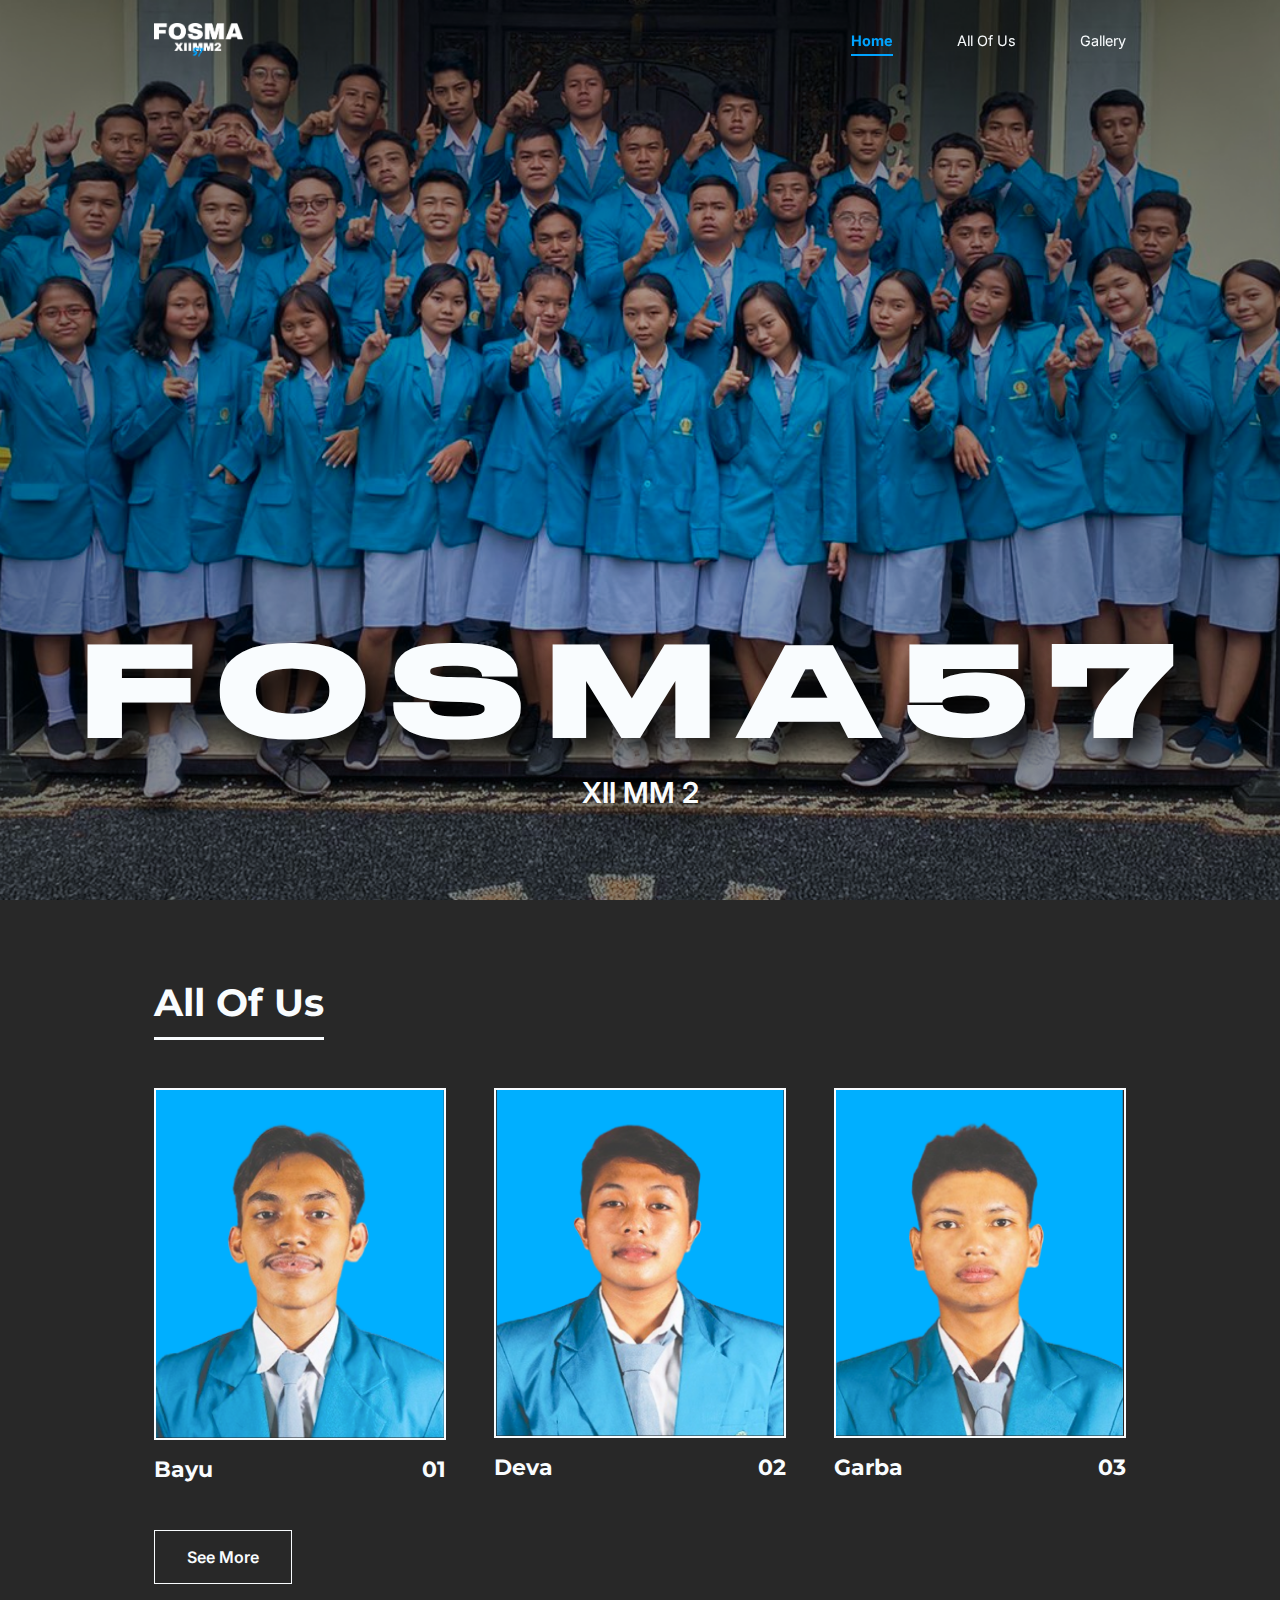
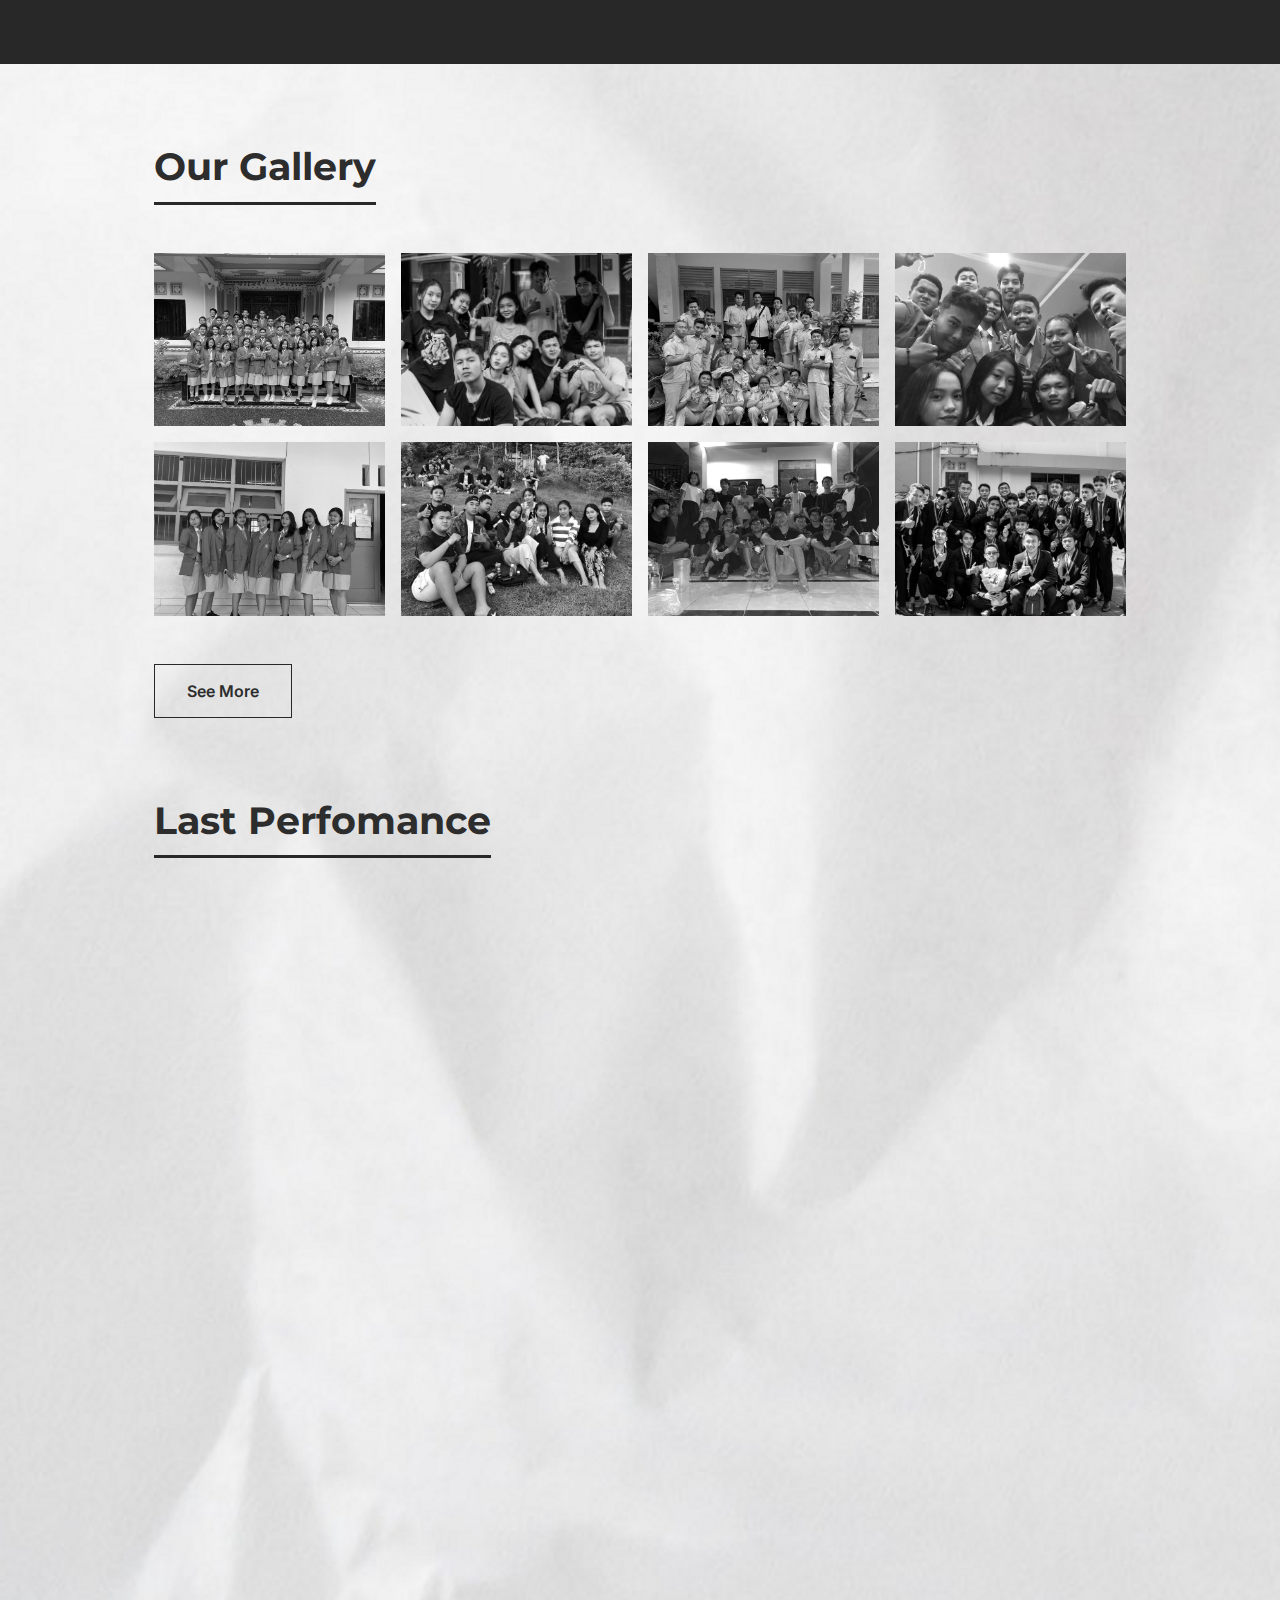
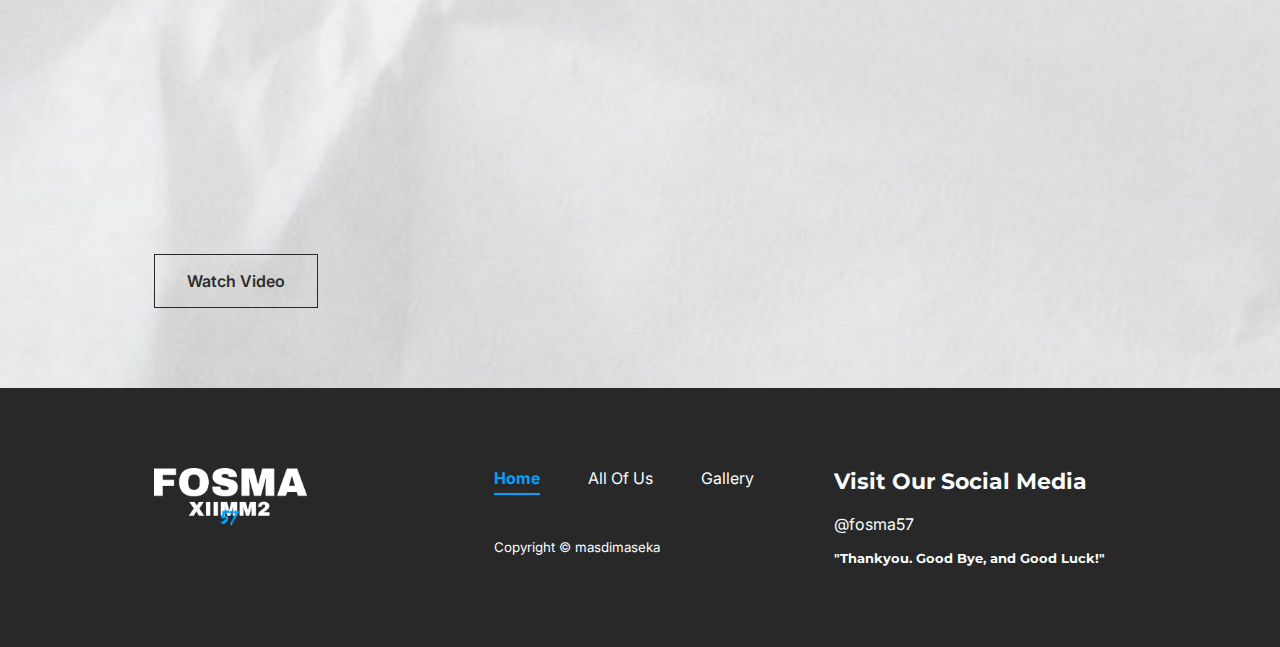
<file: index.html>
<!DOCTYPE html>
<html lang="en">
  <head>
    <meta charset="UTF-8" />
    <meta http-equiv="X-UA-Compatible" content="IE=edge" />
    <meta name="viewport" content="width=device-width, initial-scale=1.0" />
    <link rel="stylesheet" href="./css/main.css" />
    <link rel="stylesheet" href="./css/home.css" />
    <!-- FONT_GOOGLE -->
    <link rel="preconnect" href="https://fonts.googleapis.com" />
    <link rel="preconnect" href="https://fonts.gstatic.com" crossorigin />
    <link
      href="https://fonts.googleapis.com/css2?family=Inter:wght@300;400;700&family=Montserrat:wght@700;800&display=swap"
      rel="stylesheet"
    />
    <!-- ICONSCOUT - CDN -->
    <link
      rel="stylesheet"
      href="https://unicons.iconscout.com/release/v4.0.0/css/line.css"
    />

    <link rel="icon" type="image/x-icon" href="./favicon_io/favicon.ico" />
    <title>FOSMA57</title>
  </head>
  <body>
    <!-- ============ NAVBAR ===============-->

    <nav>
      <div class="container nav__container">
        <a href="index.html"
          ><img src="./img/logo-2.png" alt="logo" class="logo"
        /></a>
        <ul class="nav__menu">
          <li><a href="index.html" class="nav__menu-active">Home</a></li>
          <li><a href="all-of-us.html">All Of Us</a></li>
          <li><a href="gallery.html">Gallery</a></li>
        </ul>
        <button id="open-menu-btn"><i class="uil uil-bars"></i></button>
        <button id="close-menu-btn"><i class="uil uil-multiply"></i></button>
      </div>
    </nav>
    <!-- =========== END-NAVBAR ============-->

    <!-- =========== HEADER =============== -->
    <header>
      <div class="header__container">
        <h1>FOSMA57</h1>
        <p>XII MM 2</p>
      </div>
    </header>
    <!-- ========= END-HEADER ============= -->

    <!-- ========= ALL-OF_US ================ -->

    <section class="aou">
      <div class="container aou_container">
        <h1 class="title">All Of Us</h1>
        <div class="aou__cards">
          <article class="aou__card">
            <div class="siswa__img">
              <img src="./img/siswa/01.png" alt="01-Bayu" />
            </div>
            <div class="siswa__info">
              <h4>Bayu</h4>
              <h4>01</h4>
            </div>
          </article>
          <article class="aou__card">
            <div class="siswa__img">
              <img src="./img/siswa/02.png" alt="01-Bayu" />
            </div>
            <div class="siswa__info">
              <h4>Deva</h4>
              <h4>02</h4>
            </div>
          </article>
          <article class="aou__card">
            <div class="siswa__img">
              <img src="./img/siswa/03.png" alt="01-Bayu" />
            </div>
            <div class="siswa__info">
              <h4>Garba</h4>
              <h4>03</h4>
            </div>
          </article>
        </div>
        <a href="all-of-us.html" class="btn btn-secondary">See More</a>
      </div>
    </section>

    <!-- ========= END-ALL-OF-US ============ -->

    <!-- ============= GALLERY ============== -->

    <section class="gallery">
      <div class="container gallery__container">
        <h1 class="title">Our Gallery</h1>

        <div class="img-gallery">
          <img src="./img/gallery/g1.jpeg" alt="" />
          <img src="./img/gallery/g2.jpg" alt="" />
          <img src="./img/gallery/g3.jpeg" alt="" />
          <img src="./img/gallery/g4.jpeg" alt="" />
          <img src="./img/gallery/g5.jpeg" alt="" />
          <img src="./img/gallery/g6.jpeg" alt="" />
          <img src="./img/gallery/g7.jpeg" alt="" />
          <img src="./img/gallery/g8.jpg" alt="" />
        </div>
        <a href="gallery.html" class="btn btn-primary">See More</a>
      </div>
    </section>

    <!-- =========== END-GALLERY ============ -->

    <!-- =========== TEST-LAST-PERFORMANCE ============ -->

    <section class="lp">
      <div class="container lp__container">
        <h1 class="title">Last Perfomance</h1>

        <div class="lp__video">
          <iframe
            width="100%"
            height="100%"
            src="https://www.youtube.com/embed/FAYcU5pBvzk"
            title="YouTube video player"
            frameborder="0"
            allow="accelerometer; autoplay; clipboard-write; encrypted-media; gyroscope; picture-in-picture"
            allowfullscreen
          ></iframe>
        </div>
        <a
          href="https://youtu.be/FAYcU5pBvzk"
          class="btn btn-primary"
          target="_blank"
          >Watch Video</a
        >
      </div>
    </section>

    <!-- =========== END-TEST-LAST-PERFORMANCE ============ -->

    <!-- ============== FOOTER ============== -->
    <footer class="footer">
      <div class="container footer__container">
        <div class="footer__1">
          <a href="index.html"><img src="./img/logo-2.png" alt="" /></a>
        </div>
        <div class="footer__2">
          <ul class="permalinks">
            <li><a href="index.html" class="nav__menu-active">Home</a></li>
            <li><a href="all-of-us.html">All Of Us</a></li>
            <li><a href="gallery.html">Gallery</a></li>
          </ul>
          <div class="footer__copyright">
            <small>Copyright &copy; masdimaseka</small>
          </div>
        </div>

        <div class="footer__3">
          <h4>Visit Our Social Media</h4>
          <ul class="footer__socials">
            <li>
              <a href="https://www.instagram.com/fosma57/"
                ><i class="uil uil-instagram"></i> @fosma57</a
              >
            </li>
          </ul>
          <h5>"Thankyou. Good Bye, and Good Luck!"</h5>
        </div>
      </div>
    </footer>
    <!-- =========== END-FOOTER ============= -->

    <script src="script.js"></script>
  </body>
</html>
</file>
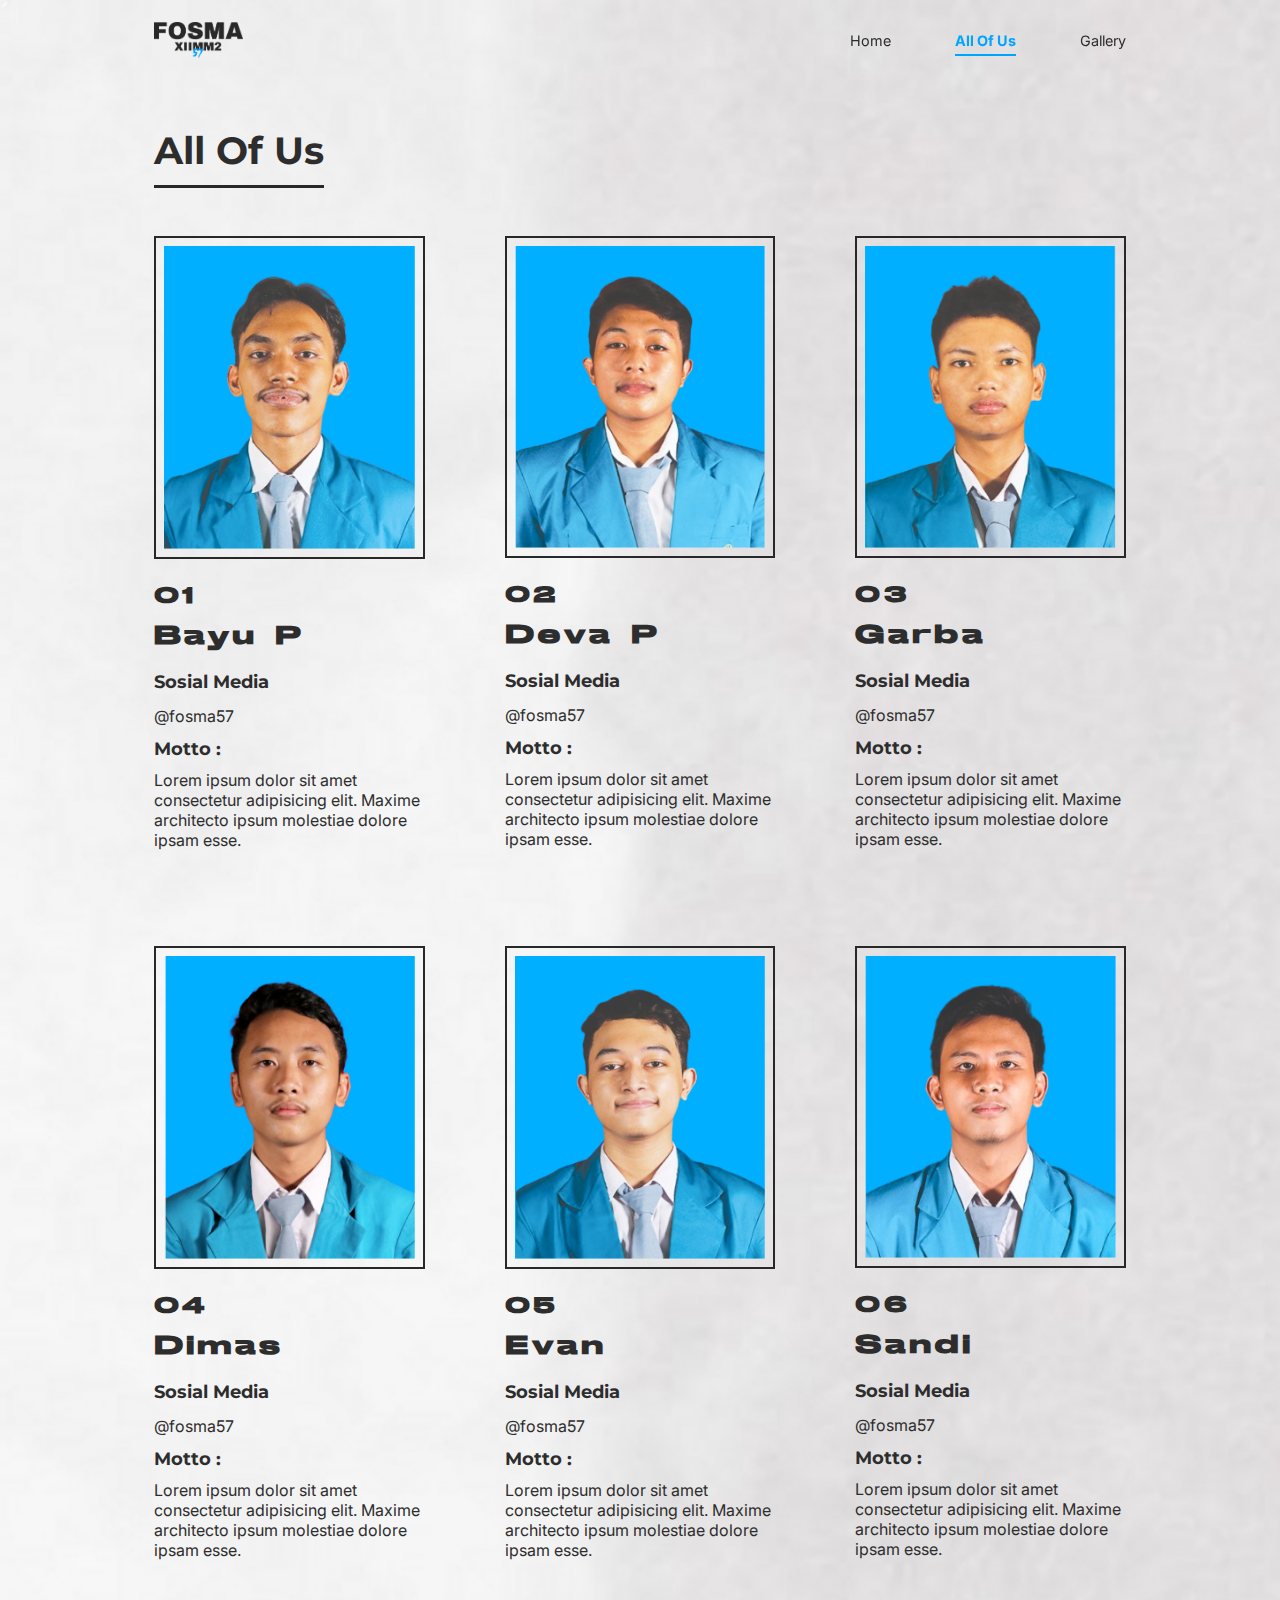
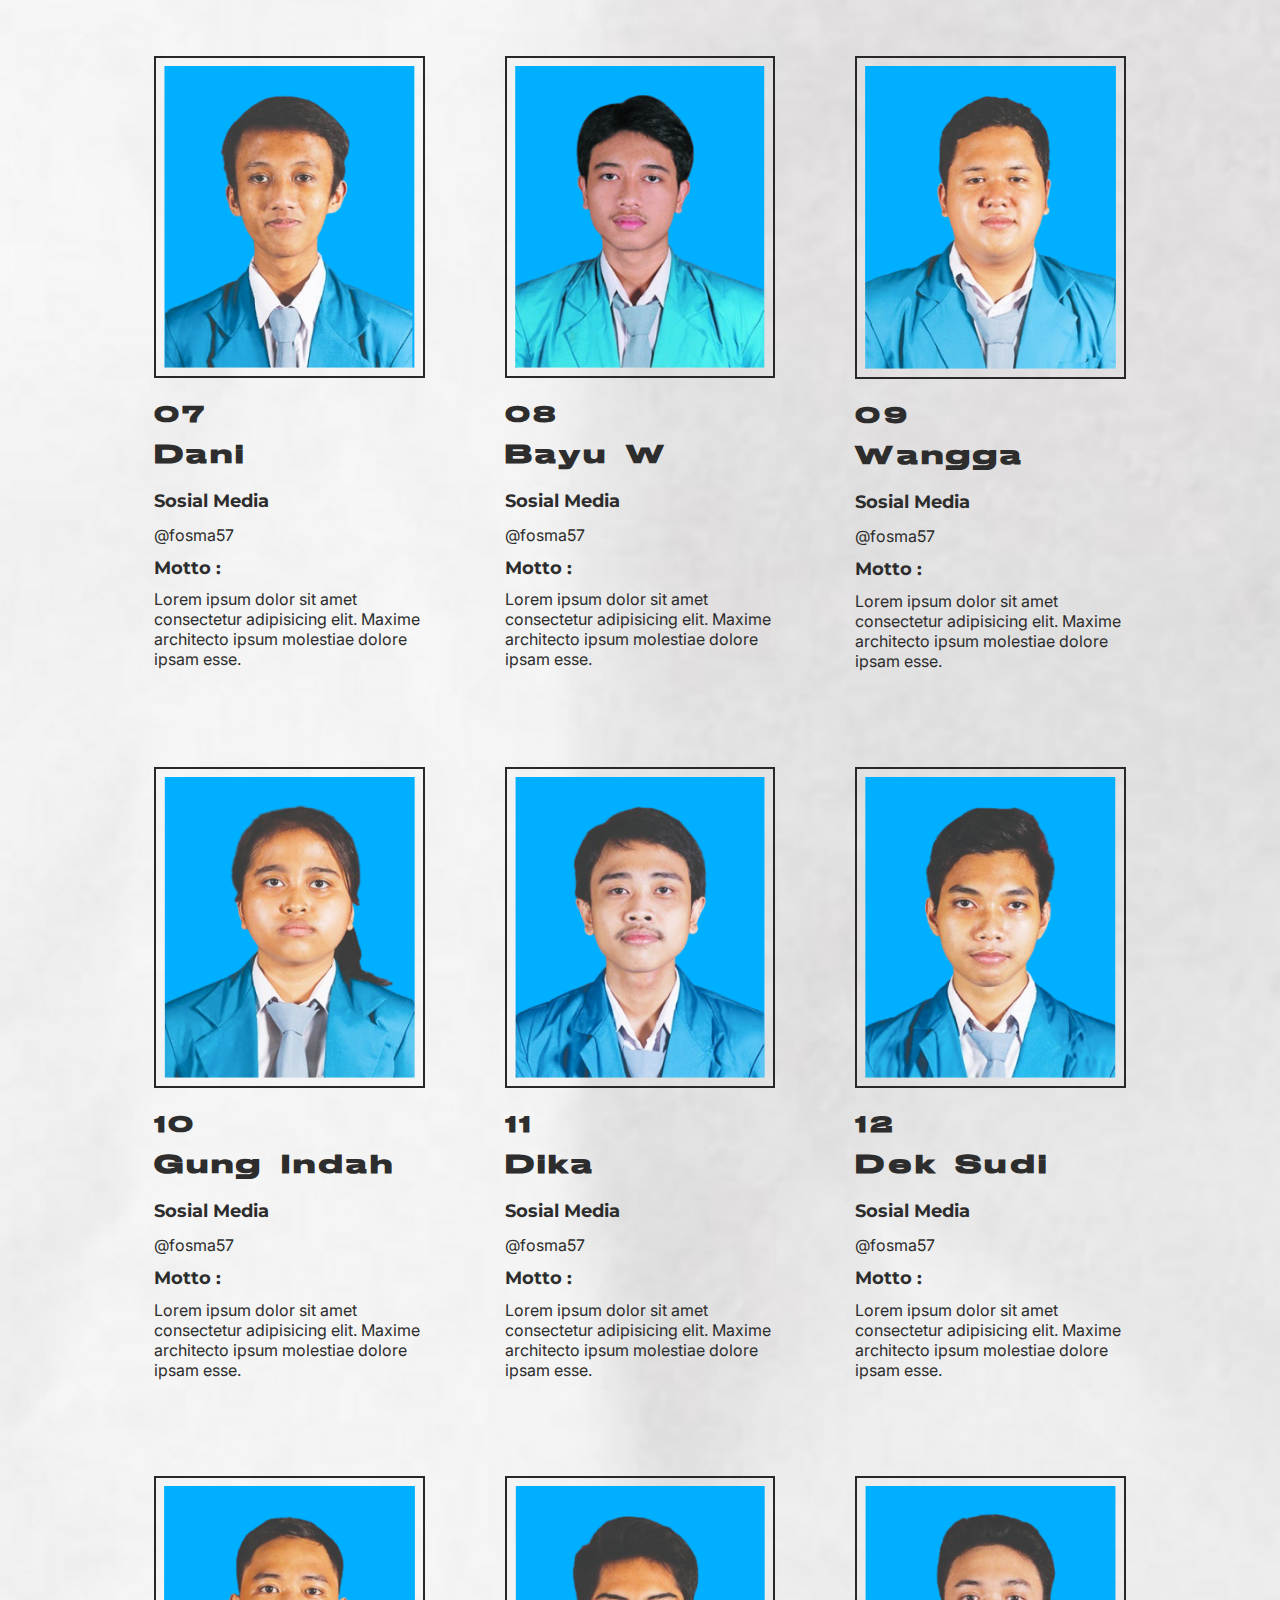
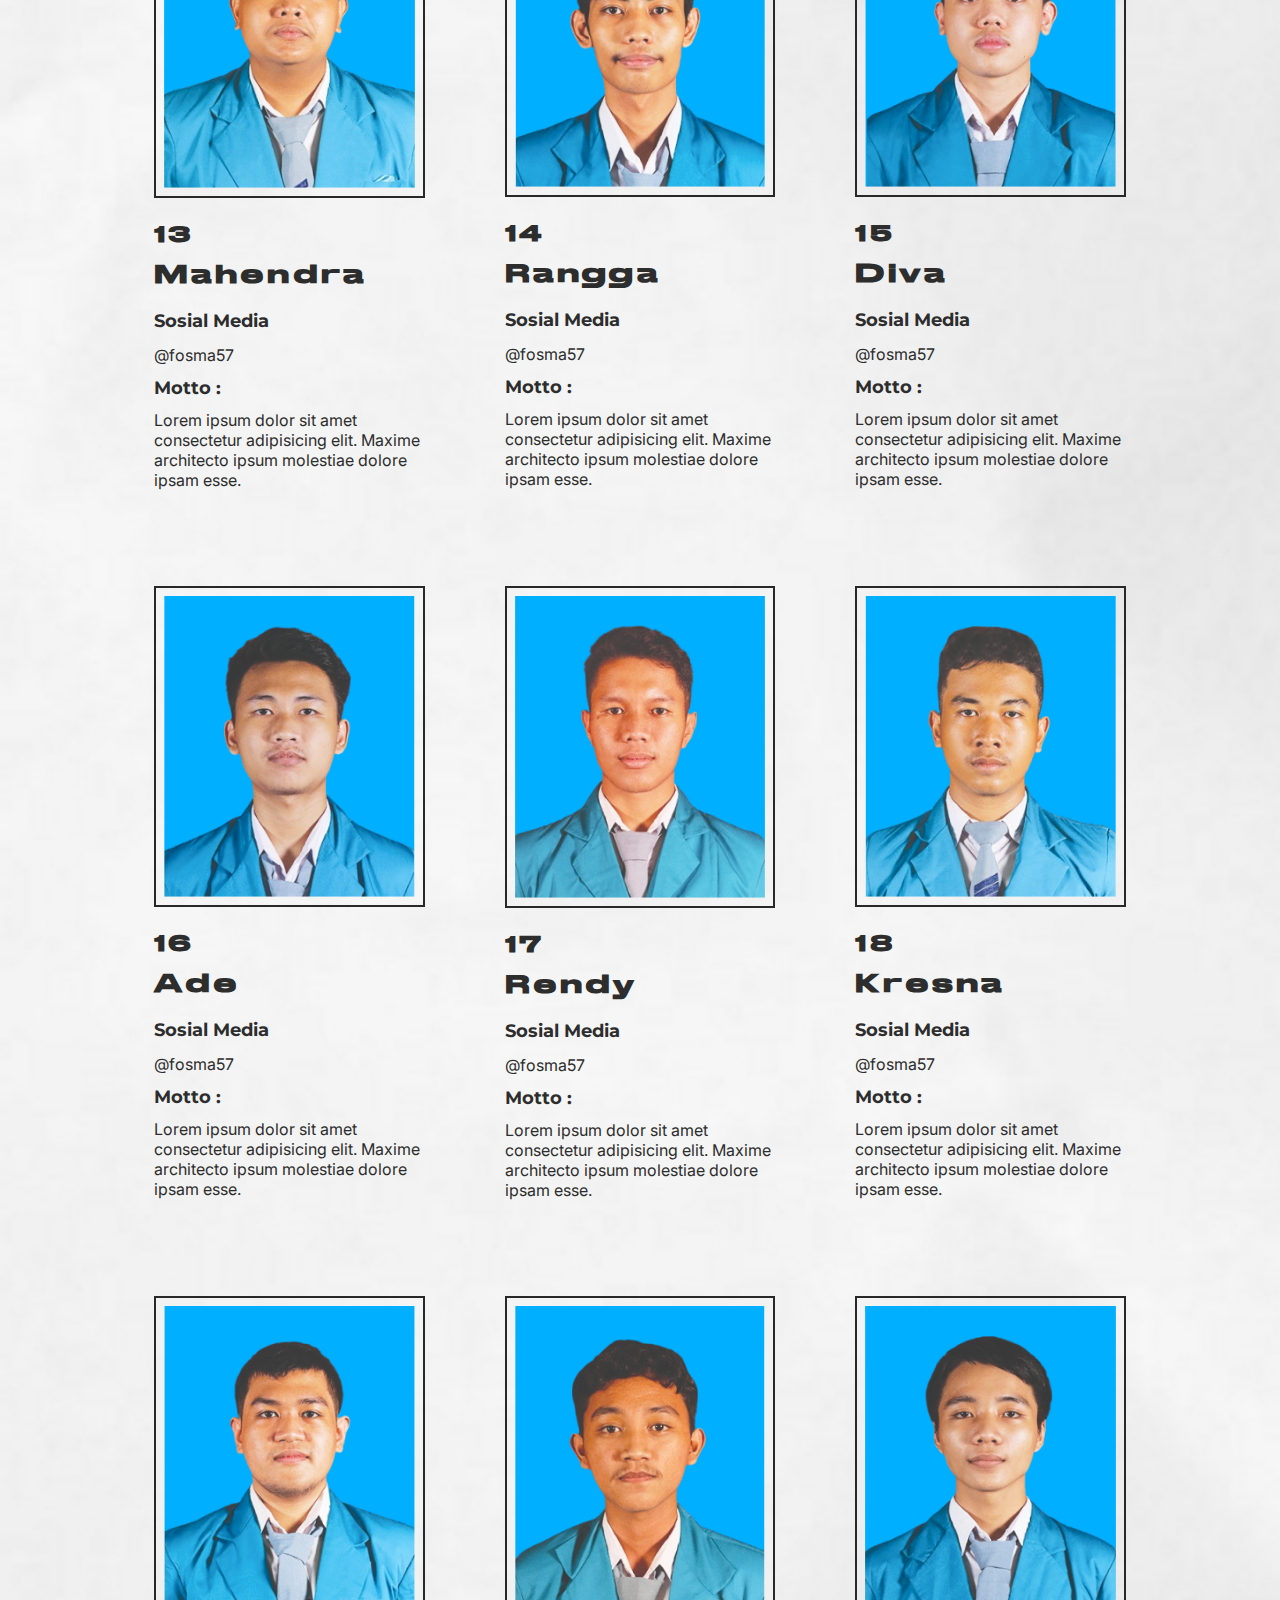
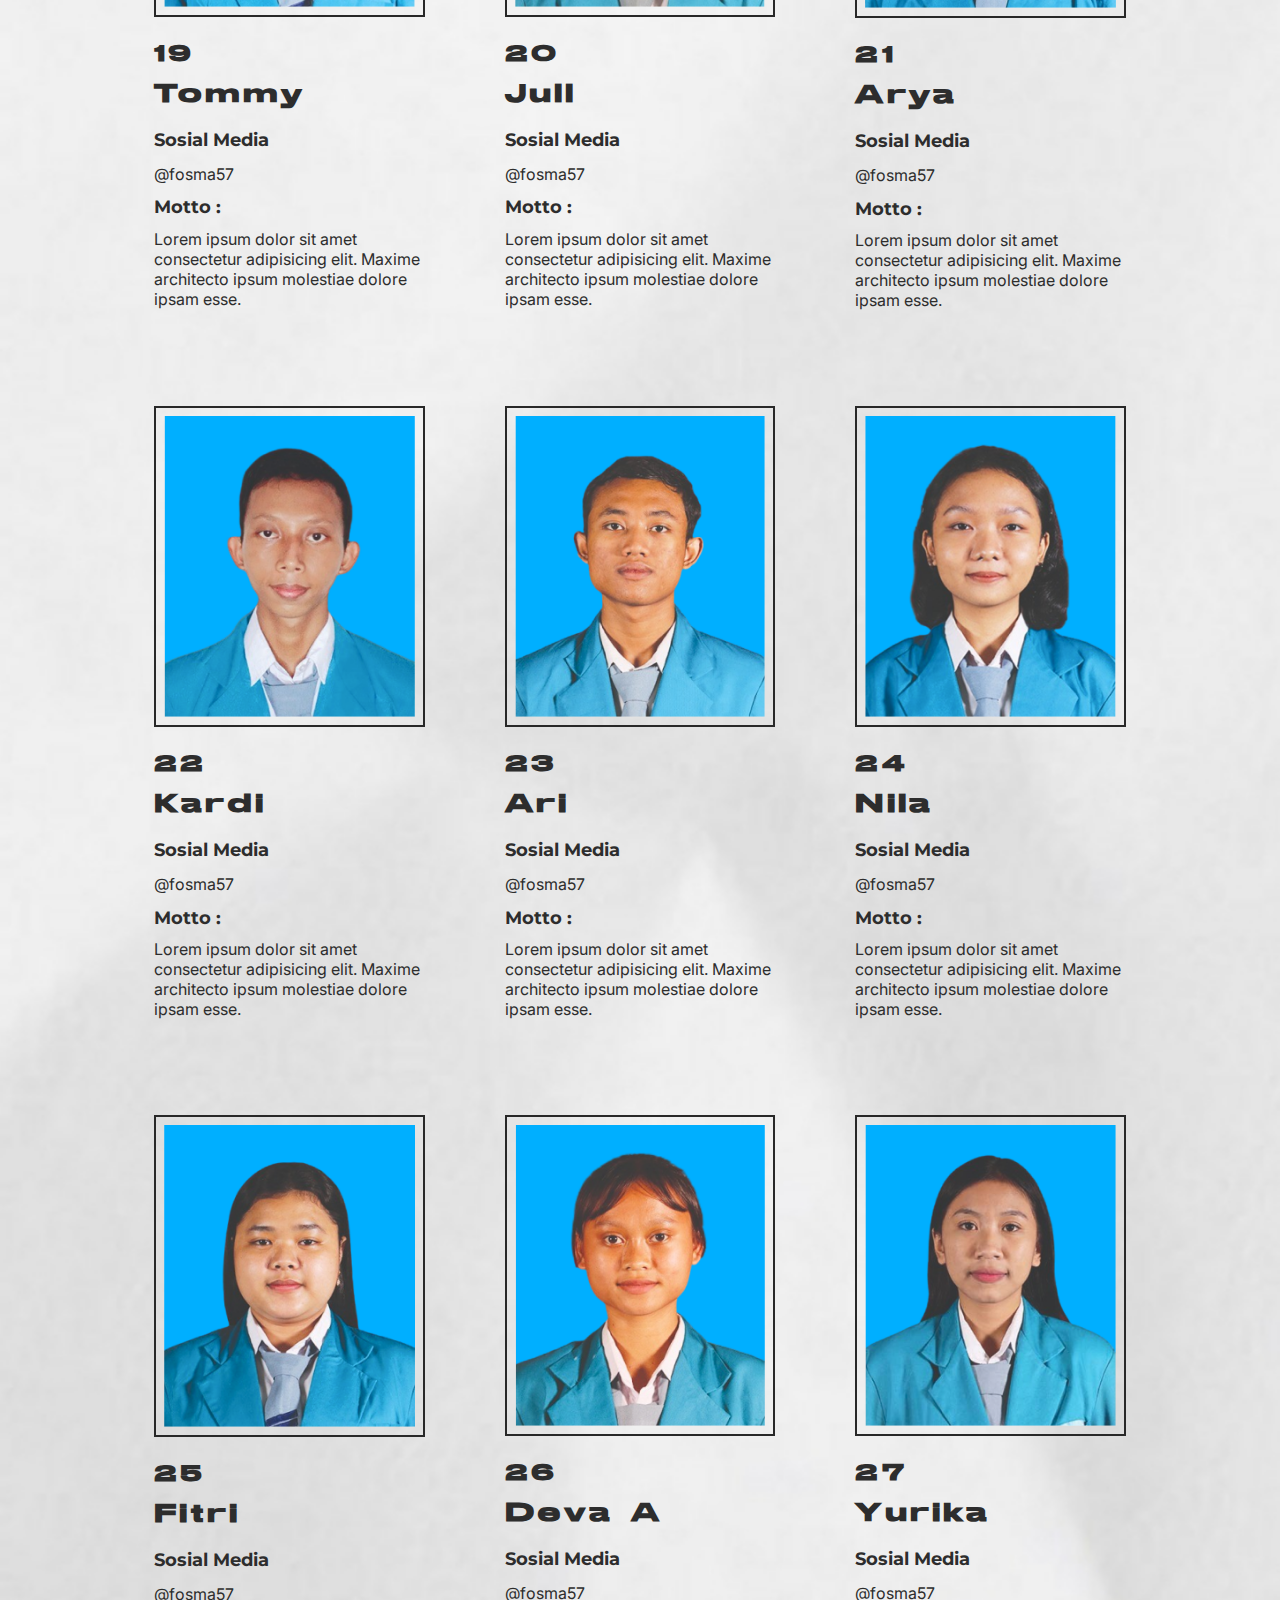
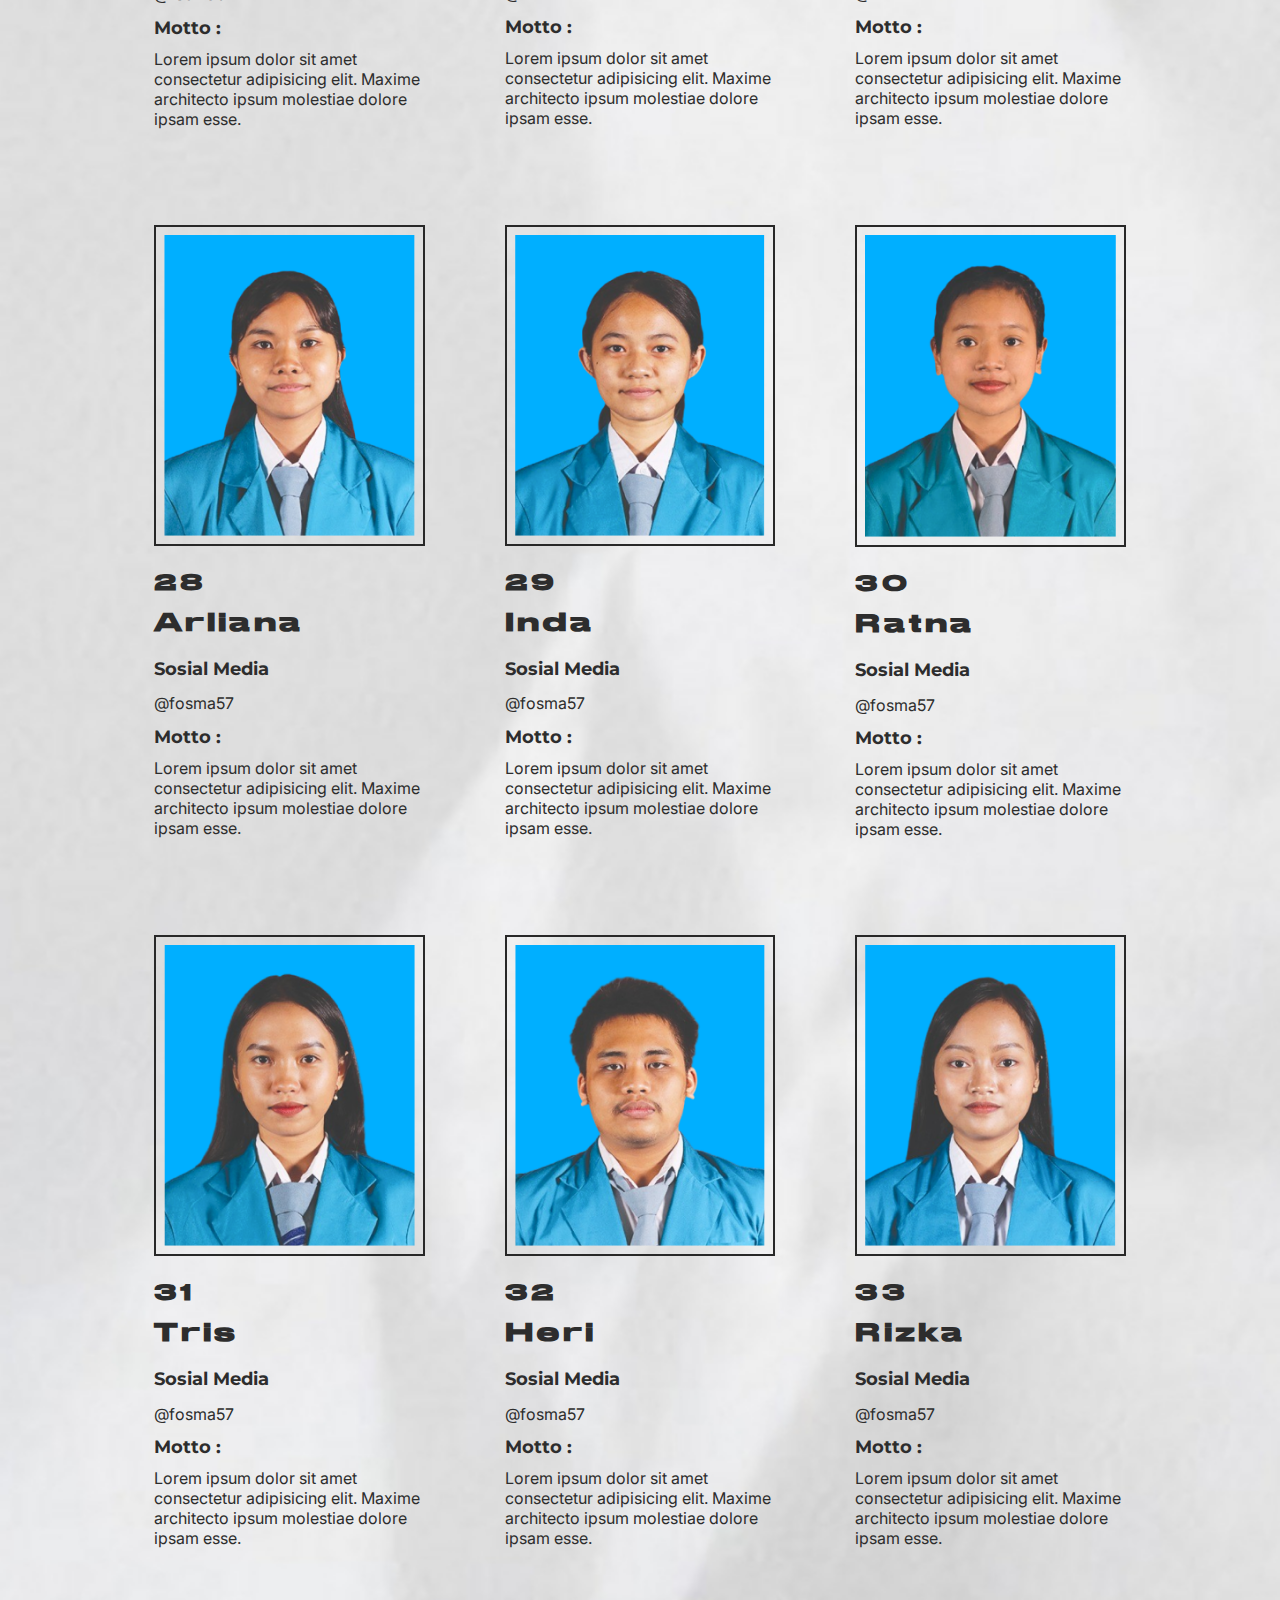
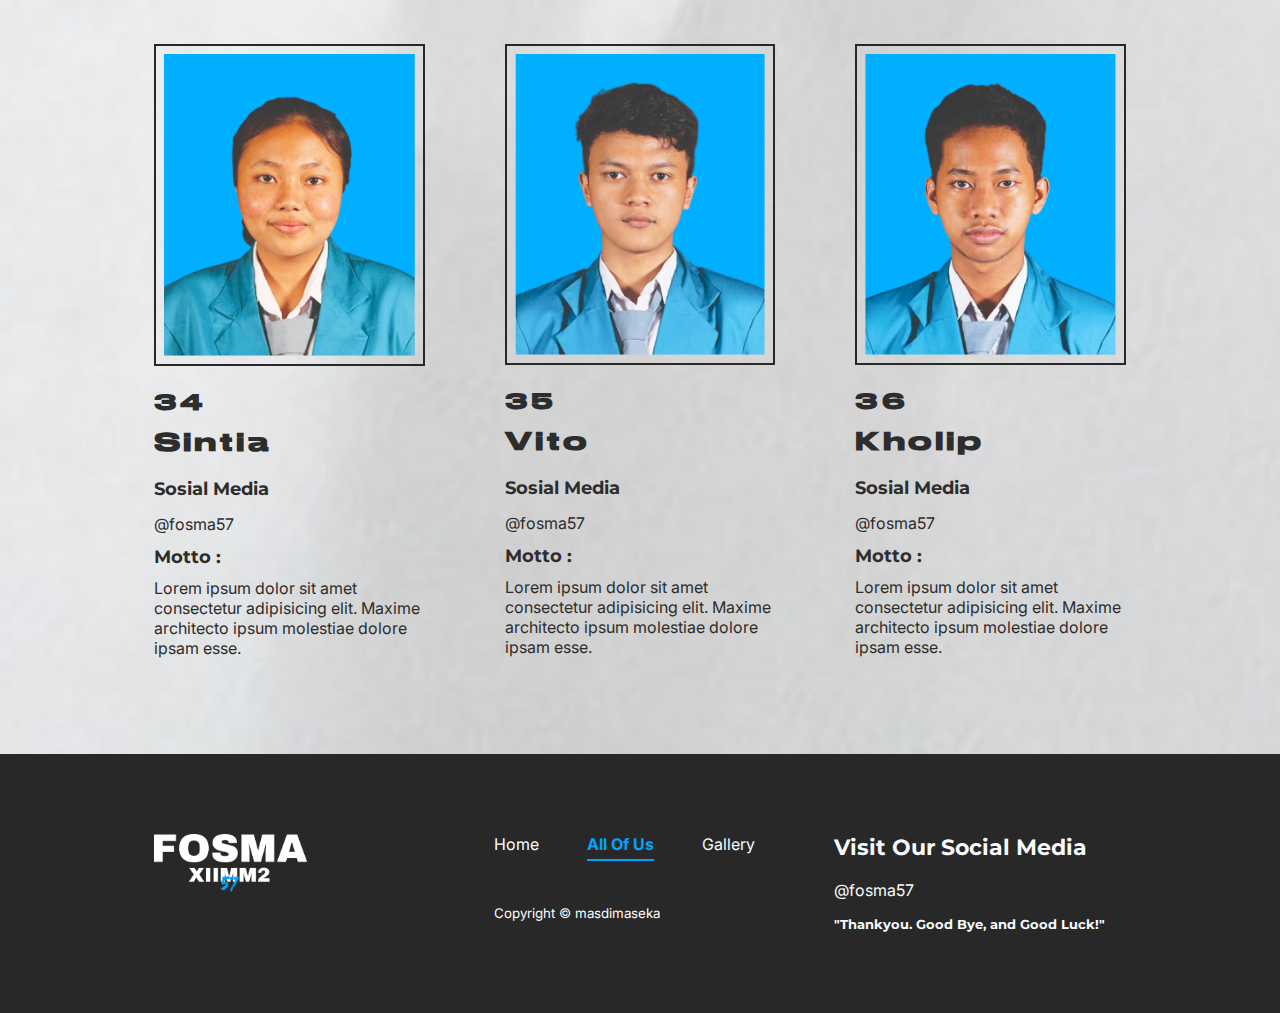
<file: all-of-us.html>
<!DOCTYPE html>
<html lang="en">
  <head>
    <meta charset="UTF-8" />
    <meta http-equiv="X-UA-Compatible" content="IE=edge" />
    <meta name="viewport" content="width=device-width, initial-scale=1.0" />
    <link rel="stylesheet" href="./css/main.css" />
    <link rel="stylesheet" href="./css/all-of-us.css" />

    <!-- FONT_GOOGLE -->
    <link rel="preconnect" href="https://fonts.googleapis.com" />
    <link rel="preconnect" href="https://fonts.gstatic.com" crossorigin />
    <link
      href="https://fonts.googleapis.com/css2?family=Inter:wght@300;400;700&family=Montserrat:wght@700;800&display=swap"
      rel="stylesheet"
    />
    <!-- ICONSCOUT - CDN -->
    <link
      rel="stylesheet"
      href="https://unicons.iconscout.com/release/v4.0.0/css/line.css"
    />

    <link rel="icon" type="image/x-icon" href="./favicon_io/favicon.ico" />
    <title>FOSMA57</title>
  </head>
  <body>
    <!-- ============ NAVBAR ===============-->

    <nav>
      <div class="container nav__container">
        <a href="index.html" class="logo-nav"
          ><img src="./img/logo-1.png" alt="logo" class="logo"
        /></a>
        <ul class="nav__menu nav__menu-2">
          <li><a href="index.html">Home</a></li>
          <li>
            <a href="all-of-us.html" class="nav__menu-active">All Of Us</a>
          </li>
          <li><a href="gallery.html">Gallery</a></li>
        </ul>
        <button id="open-menu-btn" class="open-menu-btn-2">
          <i class="uil uil-bars"></i>
        </button>
        <button id="close-menu-btn" class="open-menu-btn-2">
          <i class="uil uil-multiply"></i>
        </button>
      </div>
    </nav>
    <!-- =========== END-NAVBAR ============-->

    <!-- =================== ALL OF US ======================= -->

    <section class="aou">
      <div class="container aou__container">
        <h1 class="title">All Of Us</h1>
        <div class="aou__cards">
          <article class="aou__card">
            <div class="siswa-img">
              <img src="./img/siswa/01.png" alt="" />
            </div>
            <div class="siswa-info">
              <h4>01</h4>
              <h3>Bayu P</h3>
              <h5>Sosial Media</h5>
              <a href="https://instagram.com" class="siswa-social"
                ><i class="uil uil-instagram"></i> @fosma57</a
              >
              <h5>Motto :</h5>
              <p>
                Lorem ipsum dolor sit amet consectetur adipisicing elit. Maxime
                architecto ipsum molestiae dolore ipsam esse.
              </p>
            </div>
          </article>

          <article class="aou__card">
            <div class="siswa-img">
              <img src="./img/siswa/02.png" alt="" />
            </div>
            <div class="siswa-info">
              <h4>02</h4>
              <h3>Deva P</h3>
              <h5>Sosial Media</h5>
              <a href="https://instagram.com" class="siswa-social"
                ><i class="uil uil-instagram"></i> @fosma57</a
              >
              <h5>Motto :</h5>
              <p>
                Lorem ipsum dolor sit amet consectetur adipisicing elit. Maxime
                architecto ipsum molestiae dolore ipsam esse.
              </p>
            </div>
          </article>

          <article class="aou__card">
            <div class="siswa-img">
              <img src="./img/siswa/03.png" alt="" />
            </div>
            <div class="siswa-info">
              <h4>03</h4>
              <h3>Garba</h3>
              <h5>Sosial Media</h5>
              <a href="https://instagram.com" class="siswa-social"
                ><i class="uil uil-instagram"></i> @fosma57</a
              >
              <h5>Motto :</h5>
              <p>
                Lorem ipsum dolor sit amet consectetur adipisicing elit. Maxime
                architecto ipsum molestiae dolore ipsam esse.
              </p>
            </div>
          </article>

          <article class="aou__card">
            <div class="siswa-img">
              <img src="./img/siswa/04.png" alt="" />
            </div>
            <div class="siswa-info">
              <h4>04</h4>
              <h3>Dimas</h3>
              <h5>Sosial Media</h5>
              <a href="https://instagram.com" class="siswa-social"
                ><i class="uil uil-instagram"></i> @fosma57</a
              >
              <h5>Motto :</h5>
              <p>
                Lorem ipsum dolor sit amet consectetur adipisicing elit. Maxime
                architecto ipsum molestiae dolore ipsam esse.
              </p>
            </div>
          </article>

          <article class="aou__card">
            <div class="siswa-img">
              <img src="./img/siswa/05.png" alt="" />
            </div>
            <div class="siswa-info">
              <h4>05</h4>
              <h3>Evan</h3>
              <h5>Sosial Media</h5>
              <a href="https://instagram.com" class="siswa-social"
                ><i class="uil uil-instagram"></i> @fosma57</a
              >
              <h5>Motto :</h5>
              <p>
                Lorem ipsum dolor sit amet consectetur adipisicing elit. Maxime
                architecto ipsum molestiae dolore ipsam esse.
              </p>
            </div>
          </article>

          <article class="aou__card">
            <div class="siswa-img">
              <img src="./img/siswa/06.png" alt="" />
            </div>
            <div class="siswa-info">
              <h4>06</h4>
              <h3>Sandi</h3>
              <h5>Sosial Media</h5>
              <a href="https://instagram.com" class="siswa-social"
                ><i class="uil uil-instagram"></i> @fosma57</a
              >
              <h5>Motto :</h5>
              <p>
                Lorem ipsum dolor sit amet consectetur adipisicing elit. Maxime
                architecto ipsum molestiae dolore ipsam esse.
              </p>
            </div>
          </article>

          <article class="aou__card">
            <div class="siswa-img">
              <img src="./img/siswa/07.png" alt="" />
            </div>
            <div class="siswa-info">
              <h4>07</h4>
              <h3>Dani</h3>
              <h5>Sosial Media</h5>
              <a href="https://instagram.com" class="siswa-social"
                ><i class="uil uil-instagram"></i> @fosma57</a
              >
              <h5>Motto :</h5>
              <p>
                Lorem ipsum dolor sit amet consectetur adipisicing elit. Maxime
                architecto ipsum molestiae dolore ipsam esse.
              </p>
            </div>
          </article>

          <article class="aou__card">
            <div class="siswa-img">
              <img src="./img/siswa/08.png" alt="" />
            </div>
            <div class="siswa-info">
              <h4>08</h4>
              <h3>Bayu W</h3>
              <h5>Sosial Media</h5>
              <a href="https://instagram.com" class="siswa-social"
                ><i class="uil uil-instagram"></i> @fosma57</a
              >
              <h5>Motto :</h5>
              <p>
                Lorem ipsum dolor sit amet consectetur adipisicing elit. Maxime
                architecto ipsum molestiae dolore ipsam esse.
              </p>
            </div>
          </article>

          <article class="aou__card">
            <div class="siswa-img">
              <img src="./img/siswa/09.png" alt="" />
            </div>
            <div class="siswa-info">
              <h4>09</h4>
              <h3>Wangga</h3>
              <h5>Sosial Media</h5>
              <a href="https://instagram.com" class="siswa-social"
                ><i class="uil uil-instagram"></i> @fosma57</a
              >
              <h5>Motto :</h5>
              <p>
                Lorem ipsum dolor sit amet consectetur adipisicing elit. Maxime
                architecto ipsum molestiae dolore ipsam esse.
              </p>
            </div>
          </article>

          <article class="aou__card">
            <div class="siswa-img">
              <img src="./img/siswa/10.png" alt="" />
            </div>
            <div class="siswa-info">
              <h4>10</h4>
              <h3>Gung Indah</h3>
              <h5>Sosial Media</h5>
              <a href="https://instagram.com" class="siswa-social"
                ><i class="uil uil-instagram"></i> @fosma57</a
              >
              <h5>Motto :</h5>
              <p>
                Lorem ipsum dolor sit amet consectetur adipisicing elit. Maxime
                architecto ipsum molestiae dolore ipsam esse.
              </p>
            </div>
          </article>

          <article class="aou__card">
            <div class="siswa-img">
              <img src="./img/siswa/11.png" alt="" />
            </div>
            <div class="siswa-info">
              <h4>11</h4>
              <h3>Dika</h3>
              <h5>Sosial Media</h5>
              <a href="https://instagram.com" class="siswa-social"
                ><i class="uil uil-instagram"></i> @fosma57</a
              >
              <h5>Motto :</h5>
              <p>
                Lorem ipsum dolor sit amet consectetur adipisicing elit. Maxime
                architecto ipsum molestiae dolore ipsam esse.
              </p>
            </div>
          </article>

          <article class="aou__card">
            <div class="siswa-img">
              <img src="./img/siswa/12.png" alt="" />
            </div>
            <div class="siswa-info">
              <h4>12</h4>
              <h3>Dek Sudi</h3>
              <h5>Sosial Media</h5>
              <a href="https://instagram.com" class="siswa-social"
                ><i class="uil uil-instagram"></i> @fosma57</a
              >
              <h5>Motto :</h5>
              <p>
                Lorem ipsum dolor sit amet consectetur adipisicing elit. Maxime
                architecto ipsum molestiae dolore ipsam esse.
              </p>
            </div>
          </article>

          <article class="aou__card">
            <div class="siswa-img">
              <img src="./img/siswa/13.png" alt="" />
            </div>
            <div class="siswa-info">
              <h4>13</h4>
              <h3>Mahendra</h3>
              <h5>Sosial Media</h5>
              <a href="https://instagram.com" class="siswa-social"
                ><i class="uil uil-instagram"></i> @fosma57</a
              >
              <h5>Motto :</h5>
              <p>
                Lorem ipsum dolor sit amet consectetur adipisicing elit. Maxime
                architecto ipsum molestiae dolore ipsam esse.
              </p>
            </div>
          </article>

          <article class="aou__card">
            <div class="siswa-img">
              <img src="./img/siswa/14.png" alt="" />
            </div>
            <div class="siswa-info">
              <h4>14</h4>
              <h3>Rangga</h3>
              <h5>Sosial Media</h5>
              <a href="https://instagram.com" class="siswa-social"
                ><i class="uil uil-instagram"></i> @fosma57</a
              >
              <h5>Motto :</h5>
              <p>
                Lorem ipsum dolor sit amet consectetur adipisicing elit. Maxime
                architecto ipsum molestiae dolore ipsam esse.
              </p>
            </div>
          </article>

          <article class="aou__card">
            <div class="siswa-img">
              <img src="./img/siswa/15.png" alt="" />
            </div>
            <div class="siswa-info">
              <h4>15</h4>
              <h3>Diva</h3>
              <h5>Sosial Media</h5>
              <a href="https://instagram.com" class="siswa-social"
                ><i class="uil uil-instagram"></i> @fosma57</a
              >
              <h5>Motto :</h5>
              <p>
                Lorem ipsum dolor sit amet consectetur adipisicing elit. Maxime
                architecto ipsum molestiae dolore ipsam esse.
              </p>
            </div>
          </article>

          <article class="aou__card">
            <div class="siswa-img">
              <img src="./img/siswa/16.png" alt="" />
            </div>
            <div class="siswa-info">
              <h4>16</h4>
              <h3>Ade</h3>
              <h5>Sosial Media</h5>
              <a href="https://instagram.com" class="siswa-social"
                ><i class="uil uil-instagram"></i> @fosma57</a
              >
              <h5>Motto :</h5>
              <p>
                Lorem ipsum dolor sit amet consectetur adipisicing elit. Maxime
                architecto ipsum molestiae dolore ipsam esse.
              </p>
            </div>
          </article>

          <article class="aou__card">
            <div class="siswa-img">
              <img src="./img/siswa/17.png" alt="" />
            </div>
            <div class="siswa-info">
              <h4>17</h4>
              <h3>Rendy</h3>
              <h5>Sosial Media</h5>
              <a href="https://instagram.com" class="siswa-social"
                ><i class="uil uil-instagram"></i> @fosma57</a
              >
              <h5>Motto :</h5>
              <p>
                Lorem ipsum dolor sit amet consectetur adipisicing elit. Maxime
                architecto ipsum molestiae dolore ipsam esse.
              </p>
            </div>
          </article>

          <article class="aou__card">
            <div class="siswa-img">
              <img src="./img/siswa/18.png" alt="" />
            </div>
            <div class="siswa-info">
              <h4>18</h4>
              <h3>Kresna</h3>
              <h5>Sosial Media</h5>
              <a href="https://instagram.com" class="siswa-social"
                ><i class="uil uil-instagram"></i> @fosma57</a
              >
              <h5>Motto :</h5>
              <p>
                Lorem ipsum dolor sit amet consectetur adipisicing elit. Maxime
                architecto ipsum molestiae dolore ipsam esse.
              </p>
            </div>
          </article>

          <article class="aou__card">
            <div class="siswa-img">
              <img src="./img/siswa/19.png" alt="" />
            </div>
            <div class="siswa-info">
              <h4>19</h4>
              <h3>Tommy</h3>
              <h5>Sosial Media</h5>
              <a href="https://instagram.com" class="siswa-social"
                ><i class="uil uil-instagram"></i> @fosma57</a
              >
              <h5>Motto :</h5>
              <p>
                Lorem ipsum dolor sit amet consectetur adipisicing elit. Maxime
                architecto ipsum molestiae dolore ipsam esse.
              </p>
            </div>
          </article>

          <article class="aou__card">
            <div class="siswa-img">
              <img src="./img/siswa/20.png" alt="" />
            </div>
            <div class="siswa-info">
              <h4>20</h4>
              <h3>Jull</h3>
              <h5>Sosial Media</h5>
              <a href="https://instagram.com" class="siswa-social"
                ><i class="uil uil-instagram"></i> @fosma57</a
              >
              <h5>Motto :</h5>
              <p>
                Lorem ipsum dolor sit amet consectetur adipisicing elit. Maxime
                architecto ipsum molestiae dolore ipsam esse.
              </p>
            </div>
          </article>

          <article class="aou__card">
            <div class="siswa-img">
              <img src="./img/siswa/21.png" alt="" />
            </div>
            <div class="siswa-info">
              <h4>21</h4>
              <h3>Arya</h3>
              <h5>Sosial Media</h5>
              <a href="https://instagram.com" class="siswa-social"
                ><i class="uil uil-instagram"></i> @fosma57</a
              >
              <h5>Motto :</h5>
              <p>
                Lorem ipsum dolor sit amet consectetur adipisicing elit. Maxime
                architecto ipsum molestiae dolore ipsam esse.
              </p>
            </div>
          </article>

          <article class="aou__card">
            <div class="siswa-img">
              <img src="./img/siswa/22.png" alt="" />
            </div>
            <div class="siswa-info">
              <h4>22</h4>
              <h3>Kardi</h3>
              <h5>Sosial Media</h5>
              <a href="https://instagram.com" class="siswa-social"
                ><i class="uil uil-instagram"></i> @fosma57</a
              >
              <h5>Motto :</h5>
              <p>
                Lorem ipsum dolor sit amet consectetur adipisicing elit. Maxime
                architecto ipsum molestiae dolore ipsam esse.
              </p>
            </div>
          </article>

          <article class="aou__card">
            <div class="siswa-img">
              <img src="./img/siswa/23.png" alt="" />
            </div>
            <div class="siswa-info">
              <h4>23</h4>
              <h3>Ari</h3>
              <h5>Sosial Media</h5>
              <a href="https://instagram.com" class="siswa-social"
                ><i class="uil uil-instagram"></i> @fosma57</a
              >
              <h5>Motto :</h5>
              <p>
                Lorem ipsum dolor sit amet consectetur adipisicing elit. Maxime
                architecto ipsum molestiae dolore ipsam esse.
              </p>
            </div>
          </article>

          <article class="aou__card">
            <div class="siswa-img">
              <img src="./img/siswa/24.png" alt="" />
            </div>
            <div class="siswa-info">
              <h4>24</h4>
              <h3>Nila</h3>
              <h5>Sosial Media</h5>
              <a href="https://instagram.com" class="siswa-social"
                ><i class="uil uil-instagram"></i> @fosma57</a
              >
              <h5>Motto :</h5>
              <p>
                Lorem ipsum dolor sit amet consectetur adipisicing elit. Maxime
                architecto ipsum molestiae dolore ipsam esse.
              </p>
            </div>
          </article>

          <article class="aou__card">
            <div class="siswa-img">
              <img src="./img/siswa/25.png" alt="" />
            </div>
            <div class="siswa-info">
              <h4>25</h4>
              <h3>Fitri</h3>
              <h5>Sosial Media</h5>
              <a href="https://instagram.com" class="siswa-social"
                ><i class="uil uil-instagram"></i> @fosma57</a
              >
              <h5>Motto :</h5>
              <p>
                Lorem ipsum dolor sit amet consectetur adipisicing elit. Maxime
                architecto ipsum molestiae dolore ipsam esse.
              </p>
            </div>
          </article>

          <article class="aou__card">
            <div class="siswa-img">
              <img src="./img/siswa/26.png" alt="" />
            </div>
            <div class="siswa-info">
              <h4>26</h4>
              <h3>Deva A</h3>
              <h5>Sosial Media</h5>
              <a href="https://instagram.com" class="siswa-social"
                ><i class="uil uil-instagram"></i> @fosma57</a
              >
              <h5>Motto :</h5>
              <p>
                Lorem ipsum dolor sit amet consectetur adipisicing elit. Maxime
                architecto ipsum molestiae dolore ipsam esse.
              </p>
            </div>
          </article>

          <article class="aou__card">
            <div class="siswa-img">
              <img src="./img/siswa/27.png" alt="" />
            </div>
            <div class="siswa-info">
              <h4>27</h4>
              <h3>Yurika</h3>
              <h5>Sosial Media</h5>
              <a href="https://instagram.com" class="siswa-social"
                ><i class="uil uil-instagram"></i> @fosma57</a
              >
              <h5>Motto :</h5>
              <p>
                Lorem ipsum dolor sit amet consectetur adipisicing elit. Maxime
                architecto ipsum molestiae dolore ipsam esse.
              </p>
            </div>
          </article>

          <article class="aou__card">
            <div class="siswa-img">
              <img src="./img/siswa/28.png" alt="" />
            </div>
            <div class="siswa-info">
              <h4>28</h4>
              <h3>Arliana</h3>
              <h5>Sosial Media</h5>
              <a href="https://instagram.com" class="siswa-social"
                ><i class="uil uil-instagram"></i> @fosma57</a
              >
              <h5>Motto :</h5>
              <p>
                Lorem ipsum dolor sit amet consectetur adipisicing elit. Maxime
                architecto ipsum molestiae dolore ipsam esse.
              </p>
            </div>
          </article>

          <article class="aou__card">
            <div class="siswa-img">
              <img src="./img/siswa/29.png" alt="" />
            </div>
            <div class="siswa-info">
              <h4>29</h4>
              <h3>Inda</h3>
              <h5>Sosial Media</h5>
              <a href="https://instagram.com" class="siswa-social"
                ><i class="uil uil-instagram"></i> @fosma57</a
              >
              <h5>Motto :</h5>
              <p>
                Lorem ipsum dolor sit amet consectetur adipisicing elit. Maxime
                architecto ipsum molestiae dolore ipsam esse.
              </p>
            </div>
          </article>

          <article class="aou__card">
            <div class="siswa-img">
              <img src="./img/siswa/30.png" alt="" />
            </div>
            <div class="siswa-info">
              <h4>30</h4>
              <h3>Ratna</h3>
              <h5>Sosial Media</h5>
              <a href="https://instagram.com" class="siswa-social"
                ><i class="uil uil-instagram"></i> @fosma57</a
              >
              <h5>Motto :</h5>
              <p>
                Lorem ipsum dolor sit amet consectetur adipisicing elit. Maxime
                architecto ipsum molestiae dolore ipsam esse.
              </p>
            </div>
          </article>

          <article class="aou__card">
            <div class="siswa-img">
              <img src="./img/siswa/31.png" alt="" />
            </div>
            <div class="siswa-info">
              <h4>31</h4>
              <h3>Tris</h3>
              <h5>Sosial Media</h5>
              <a href="https://instagram.com" class="siswa-social"
                ><i class="uil uil-instagram"></i> @fosma57</a
              >
              <h5>Motto :</h5>
              <p>
                Lorem ipsum dolor sit amet consectetur adipisicing elit. Maxime
                architecto ipsum molestiae dolore ipsam esse.
              </p>
            </div>
          </article>

          <article class="aou__card">
            <div class="siswa-img">
              <img src="./img/siswa/32.png" alt="" />
            </div>
            <div class="siswa-info">
              <h4>32</h4>
              <h3>Heri</h3>
              <h5>Sosial Media</h5>
              <a href="https://instagram.com" class="siswa-social"
                ><i class="uil uil-instagram"></i> @fosma57</a
              >
              <h5>Motto :</h5>
              <p>
                Lorem ipsum dolor sit amet consectetur adipisicing elit. Maxime
                architecto ipsum molestiae dolore ipsam esse.
              </p>
            </div>
          </article>

          <article class="aou__card">
            <div class="siswa-img">
              <img src="./img/siswa/33.png" alt="" />
            </div>
            <div class="siswa-info">
              <h4>33</h4>
              <h3>Rizka</h3>
              <h5>Sosial Media</h5>
              <a href="https://instagram.com" class="siswa-social"
                ><i class="uil uil-instagram"></i> @fosma57</a
              >
              <h5>Motto :</h5>
              <p>
                Lorem ipsum dolor sit amet consectetur adipisicing elit. Maxime
                architecto ipsum molestiae dolore ipsam esse.
              </p>
            </div>
          </article>

          <article class="aou__card">
            <div class="siswa-img">
              <img src="./img/siswa/34.png" alt="" />
            </div>
            <div class="siswa-info">
              <h4>34</h4>
              <h3>Sintia</h3>
              <h5>Sosial Media</h5>
              <a href="https://instagram.com" class="siswa-social"
                ><i class="uil uil-instagram"></i> @fosma57</a
              >
              <h5>Motto :</h5>
              <p>
                Lorem ipsum dolor sit amet consectetur adipisicing elit. Maxime
                architecto ipsum molestiae dolore ipsam esse.
              </p>
            </div>
          </article>

          <article class="aou__card">
            <div class="siswa-img">
              <img src="./img/siswa/35.png" alt="" />
            </div>
            <div class="siswa-info">
              <h4>35</h4>
              <h3>Vito</h3>
              <h5>Sosial Media</h5>
              <a href="https://instagram.com" class="siswa-social"
                ><i class="uil uil-instagram"></i> @fosma57</a
              >
              <h5>Motto :</h5>
              <p>
                Lorem ipsum dolor sit amet consectetur adipisicing elit. Maxime
                architecto ipsum molestiae dolore ipsam esse.
              </p>
            </div>
          </article>

          <article class="aou__card">
            <div class="siswa-img">
              <img src="./img/siswa/36.png" alt="" />
            </div>
            <div class="siswa-info">
              <h4>36</h4>
              <h3>Kholip</h3>
              <h5>Sosial Media</h5>
              <a href="https://instagram.com" class="siswa-social"
                ><i class="uil uil-instagram"></i> @fosma57</a
              >
              <h5>Motto :</h5>
              <p>
                Lorem ipsum dolor sit amet consectetur adipisicing elit. Maxime
                architecto ipsum molestiae dolore ipsam esse.
              </p>
            </div>
          </article>
        </div>
      </div>
    </section>

    <!-- ================= END-ALL OF US ===================== -->

    <!-- ============== FOOTER ============== -->
    <footer class="footer">
      <div class="container footer__container">
        <div class="footer__1">
          <a href="index.html"><img src="./img/logo-2.png" alt="" /></a>
        </div>
        <div class="footer__2">
          <ul class="permalinks">
            <li><a href="index.html">Home</a></li>
            <li>
              <a href="all-of-us.html" class="nav__menu-active">All Of Us</a>
            </li>
            <li><a href="gallery.html">Gallery</a></li>
          </ul>
          <div class="footer__copyright">
            <small>Copyright &copy; masdimaseka</small>
          </div>
        </div>

        <div class="footer__3">
          <h4>Visit Our Social Media</h4>
          <ul class="footer__socials">
            <li>
              <a href="https://www.instagram.com/fosma57/"
                ><i class="uil uil-instagram"></i> @fosma57</a
              >
            </li>
          </ul>
          <h5>"Thankyou. Good Bye, and Good Luck!"</h5>
        </div>
      </div>
    </footer>
    <!-- =========== END-FOOTER ============= -->

    <script src="script.js"></script>
    <script src="script2.js"></script>
  </body>
</html>
</file>
<file: css/home.css>
header {
  background-image: url(../img/header2.png);
  background-position: center;
  background-size: cover;
  position: relative;
  overflow: hidden;
  height: 100vh;
}

.header__container {
  width: 100vw;
  bottom: 10%;
  position: absolute;
  text-align: center;
  color: var(--color-bg1);
  text-shadow: 1rem 1rem 2rem rgba(0, 0, 0, 1);
}

.header__container h1 {
  font-size: 8rem;
  font-family: "StretchPro", "Montserrat", sans-serif;
  letter-spacing: 1.5rem;
}

.header__container p {
  font-size: 1.8rem;
  font-weight: 600;
}

/* aou */

.aou {
  background: var(--color-bg2);
  padding: 5rem 0 5rem;
}

.aou h1 {
  color: var(--color-bg1);
}

.aou__cards {
  display: grid;
  grid-template-columns: 1fr 1fr 1fr;
  gap: 3rem;
  margin: 3rem 0 3rem;
}

.aou__card img {
  border: 2px solid var(--color-bg1);
  transition: var(--transition);
}

.aou__card img:hover {
  padding: 0.5rem;
}

.siswa__info {
  display: flex;
  justify-content: space-between;
  color: var(--color-bg1);
  margin-top: 1rem;
}

.siswa__info h4 {
  transition: var(--transition);
}

.aou__card:hover .siswa__info h4 {
  color: var(--color-primary);
  font-size: 1.6rem;
}

/* gallery */

.gallery__container {
  padding: 5rem 0 5rem;
}

.img-gallery {
  display: grid;
  grid-template-columns: repeat(4, 1fr);
  gap: 1rem;
  margin: 3rem 0 3rem;
}

.img-gallery img {
  filter: saturate(0);
  transition: var(--transition);
}

.img-gallery img:hover {
  filter: saturate(1);
  box-shadow: 0 1rem 2rem rgba(0, 0, 0, 0.2);
  transform: scale(1.01);
  z-index: 1;
}

.gallery h1 {
  border-color: var(--color-bg2);
}

/* last performance */

.lp__container {
  padding-bottom: 5rem;
}

.lp h1 {
  border-color: var(--color-bg2);
}

.lp__video {
  margin: 3rem 0 3rem;
  height: 100vh;
}

/* Media quary (TAB) */

@media screen and (max-width: 1024px) {
  /* header */

  .header__container h1 {
    font-size: 5rem;
  }

  /* gallery */
  .img-gallery {
    grid-template-columns: repeat(3, 1fr);
  }

  .img-gallery img:nth-child(7),
  .img-gallery img:nth-child(8) {
    display: none;
  }

  .img-gallery img {
    filter: saturate(1);
  }

  .lp__video {
    height: 35vh;
  }
}

/* media quary (mobile) */
@media screen and (max-width: 600px) {
  /* header */
  .header__container h1 {
    font-size: 1.8rem;
    letter-spacing: 1rem;
  }

  .header__container p {
    font-size: 1rem;
  }

  /* all-of-us */
  .aou__cards {
    grid-template-columns: 1fr;
  }

  .aou__card {
    margin: 0 auto;
    width: 75vw;
  }

  /* gallery */
  .img-gallery {
    grid-template-columns: repeat(2, 1fr);
  }

  .lp__video {
    height: 25vh;
  }
}
</file>
<file: css/all-of-us.css>
.aou {
  margin-top: 3rem;
}

.aou__container {
  padding: 5rem 0 5rem;
}

.aou h1 {
  border-color: var(--color-bg2);
}

.aou__cards {
  display: grid;
  grid-template-columns: repeat(3, 1fr);
  gap: 5rem;
  margin-top: 3rem;
}

.aou__card {
  margin-bottom: 1rem;
}

.siswa-img {
  border: 2px solid var(--color-bg2);
  padding: 0.5rem;
  transition: var(--transition);
  margin-bottom: 1.5rem;
}

.siswa-img:hover {
  padding: 0.3rem;
  box-shadow: 0 1rem 2rem rgba(0, 0, 0, 0.2);
}

.aou__card:hover h3 {
  color: var(--color-primary) !important;
  transition: var(--transition);
}

.aou__card:hover .siswa-img {
  border-color: var(--color-primary);
}

.siswa-info {
  display: flex;
  flex-direction: column;
  gap: 0.7rem;
}

.siswa-info h3,
.siswa-info h4 {
  font-family: "StretchPro", "Montserrat", sans-serif;
  letter-spacing: 0.2rem;
}

.siswa-info h3 {
  margin-bottom: 0.5rem;
}

.siswa-info h5 {
  font-size: 1.1rem;
}

.siswa-info i {
  font-size: 1.2rem;
}

.siswa-info a {
  color: var(--color-text);
}

@media screen and (max-width: 1024px) {
  .nav__menu a {
    color: var(--color-bg1);
  }
}

@media screen and (max-width: 600px) {
  .aou__cards {
    grid-template-columns: 1fr;
  }
}
</file>
<file: css/main.css>
/* reset */
* {
  margin: 0;
  padding: 0;
  border: 0;
  outline: 0;
  text-decoration: none;
  list-style: none;
  box-sizing: border-box;
}

/* declarate variable */
:root {
  --color-primary: #00a3ff;
  --color-bg1: #f9fcfe;
  --color-bg2: #282828;
  --color-text: #2d2d2d;

  --container-width-lg: 76%;
  --container-width-md: 90%;
  --container-width-sm: 94%;

  --transition: all 300ms ease;
}
/* font */
@font-face {
  font-family: StretchPro;
  src: url(../font/StretchPro.otf);
}

/* scroll */
/* width */
::-webkit-scrollbar {
  width: 0.5rem;
}

/* Track */
::-webkit-scrollbar-track {
  background: var(--color-bg2);
}

/* Handle */
::-webkit-scrollbar-thumb {
  background: var(--color-primary);
  border-radius: 10px;
}

/* main-style */

body {
  background-image: url(../img/bg.png);
  background-size: cover;
  color: var(--color-text);
  font-family: "Inter", sans-serif;
}

.container {
  width: var(--container-width-lg);
  margin: 0 auto;
}

h1,
h2,
h3,
h4,
h5 {
  font-family: "Montserrat", sans-serif;
  line-height: 1.2;
}

h1 {
  font-size: 2.4rem;
}

h2 {
  font-size: 2rem;
}

h3 {
  font-size: 1.6rem;
}

h4 {
  font-size: 1.4rem;
}

a {
  color: var(--color-bg1);
}

img {
  width: 100%;
  display: block;
  object-fit: cover;
}

.btn {
  display: inline-block;
  background-color: transparent;
  padding: 1rem 2rem;
  font-weight: 600;
  transition: var(--transition);
}

.btn-primary {
  color: var(--color-text);
  border: 1px solid var(--color-bg2);
}

.btn-primary:hover {
  background: var(--color-bg2);
  color: var(--color-bg1);
}

.btn-secondary {
  color: var(--color-bg1);
  border: 1px solid var(--color-bg1);
}

.btn-secondary:hover {
  background: var(--color-bg1);
  color: var(--color-text);
}

/* nav */

nav {
  width: 100vw;
  height: 5rem;
  position: fixed;
  top: 0;
  z-index: 11;
}

.nav__container {
  height: 100%;
  display: flex;
  justify-content: space-between;
  align-items: center;
}

.logo {
  width: 7vw;
}

nav button {
  display: none;
}

.nav__menu {
  display: flex;
  align-items: center;
  gap: 4rem;
}

.nav__menu a {
  font-size: 0.9rem;
  transition: var(--transition);
}

.nav__menu-2 a {
  color: var(--color-text);
}

.nav__menu a:hover {
  color: var(--color-primary);
}

.nav__menu-active {
  color: var(--color-primary) !important ;
  font-weight: 700;
  border-bottom: 2px solid var(--color-primary);
  padding-bottom: 0.3rem;
}

.open-menu-btn-2 i {
  color: var(--color-text);
}
.close-menu-btn-2 i {
  color: var(--color-text);
}

/* change navbar when scrolling */
.window-scroll {
  background-color: var(--color-bg2);
  box-shadow: 0 1rem 2rem rgba(0, 0, 0, 0.2);
  transition: var(--transition);
}

.window-scroll-2 a,
.window-scroll-2 i {
  color: var(--color-bg1);
}

.title {
  display: inline-block;
  padding-bottom: 0.7rem;
  border-bottom: 3px solid var(--color-bg1);
}

/* footer */

footer {
  background: var(--color-bg2);
}
.footer__container {
  display: grid;
  grid-template-columns: repeat(3, 1fr);
  gap: 3rem;
  color: var(--color-bg1);
  padding: 5rem 0 5rem;
}

.footer__1 {
  width: 12vw;
}

.footer__2 .permalinks {
  display: flex;
  gap: 3rem;
}

.permalinks a:hover {
  color: var(--color-primary);
}

.footer__copyright {
  margin-top: 3rem;
}

.footer__socials i {
  font-size: 1.2rem;
}
.footer__socials {
  margin: 1rem 0 1rem;
}

/* Media quary (TAB) */

@media screen and (max-width: 1024px) {
  .container {
    width: var(--container-width-md);
  }

  h1 {
    font-size: 2.2rem;
  }
  h2 {
    font-size: 1.7rem;
  }
  h3 {
    font-size: 1.4rem;
  }
  h4 {
    font-size: 1.2rem;
  }

  /* navbar */

  .logo {
    width: 10vw;
  }

  nav button {
    display: inline-block;
    background: transparent;
    font-size: 1.8rem;
    color: var(--color-bg1);
    cursor: pointer;
  }

  nav button#close-menu-btn {
    display: none;
  }

  .nav__menu {
    position: fixed;
    top: 5rem;
    right: 0%;
    height: 100vh;
    background: var(--color-bg2);
    width: 18rem;
    flex-direction: column;
    gap: 0;
    display: none;
    animation: animateNavItems 300ms linear forwards;
    opacity: 0;
  }

  .nav__menu li {
    width: 100%;
    height: 5.8rem;
  }

  @keyframes animateNavItems {
    0% {
      transform: translateX(40px);
    }

    100% {
      transform: translateX(0px);
      opacity: 1;
    }
  }

  .nav__menu li a {
    height: 100%;
    width: 100%;
    display: grid;
    place-items: center;
  }

  /* footer */

  .footer__1 {
    width: 20vw;
  }

  .footer__2 .permalinks {
    display: flex;
    gap: 1.5rem;
  }

  .footer__2 .permalinks a {
    font-size: 0.8rem;
  }

  .footer__3 h4 {
    font-size: 1rem;
  }

  .footer__socials i {
    font-size: 1rem;
  }
}

/* media quary (mobile) */
@media screen and (max-width: 600px) {
  .container {
    width: var(--container-width-sm);
  }

  /* nav */

  .logo {
    width: 13vw;
  }

  /* footer */
  .footer__container {
    grid-template-columns: 1fr;
    gap: center;
    text-align: center;
  }

  .footer__1 {
    width: 30vw;
    margin: 0 auto;
  }

  .footer__2 .permalinks {
    justify-content: center;
    padding-bottom: 2.3rem;
    border-bottom: 1px solid var(--color-bg1);
  }
}
</file>
